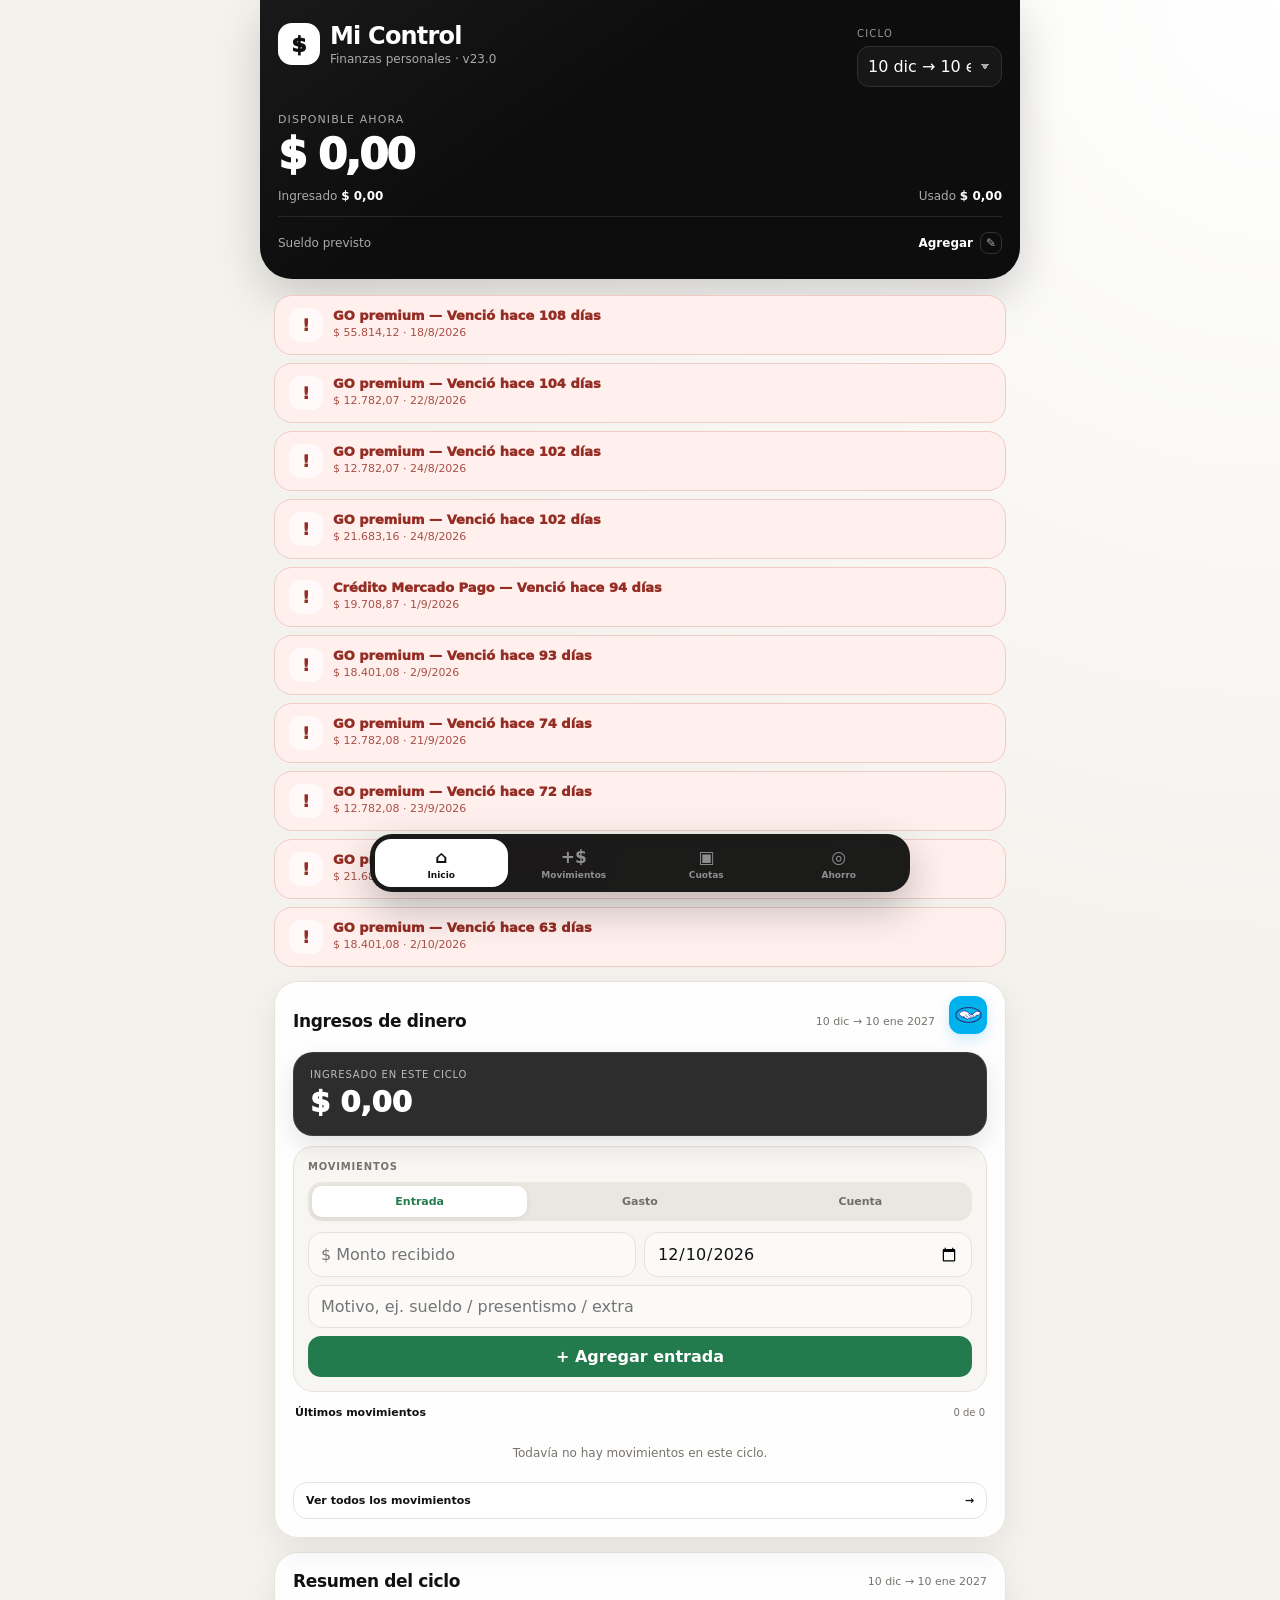
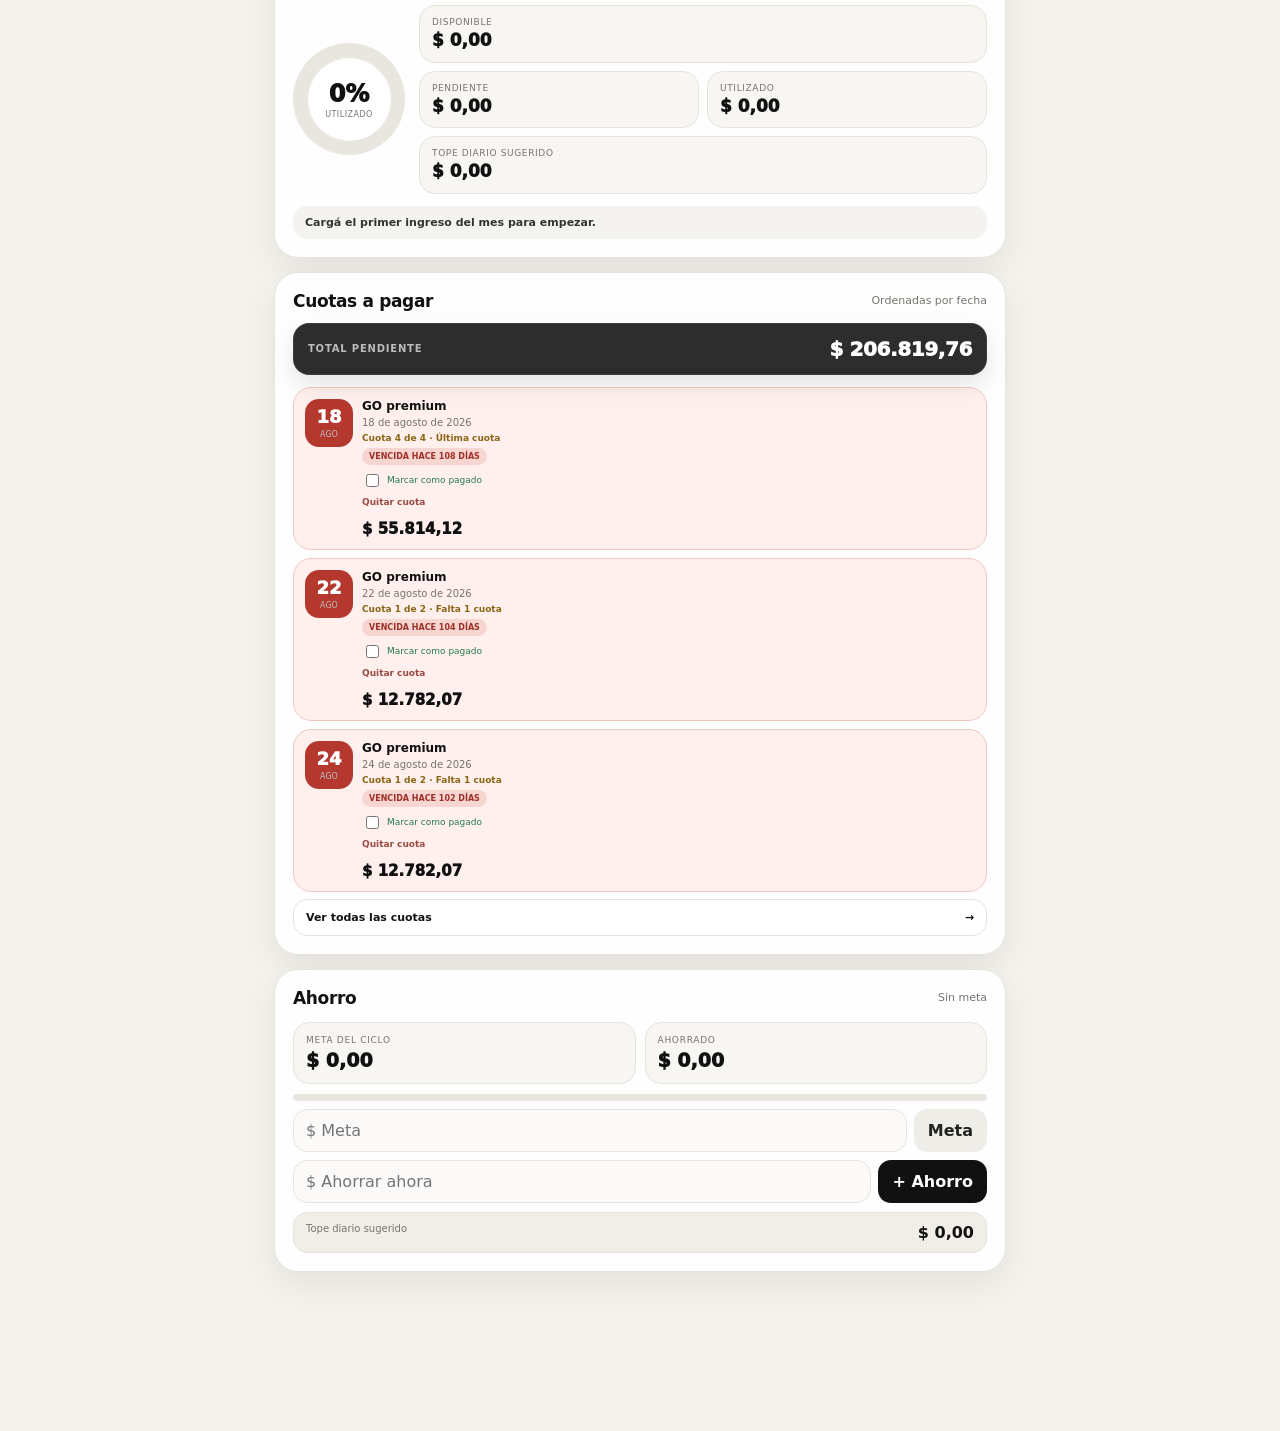
<file: index.html>
<!doctype html>
<html lang="es">
<head>
<meta charset="utf-8">
<meta name="viewport" content="width=device-width,initial-scale=1,viewport-fit=cover">
<meta name="theme-color" content="#0d0d0d">
<title>Mi Control</title>
<link rel="manifest" href="manifest.json">
<link rel="stylesheet" href="base.css?v=234"><link rel="stylesheet" href="enhancements.css?v=234"><link rel="stylesheet" href="mp.css?v=234">
</head>
<body>
<div class="app">
<div id="mainPage" class="pageView">
<div class="previewWarning" id="previewWarning">
  Estás viendo el archivo en modo vista previa. Para que los botones y el guardado entre ciclos funcionen de forma confiable en iPhone, abrí la app desde Safari mediante una dirección web.
</div>

<header class="hero" id="inicio">
 <div class="heroTop">
  <div class="brand"><div class="logo">$</div><div><h1>Mi Control</h1><p>Finanzas personales · v23.0</p></div></div>
  <div class="monthWrap"><label>Ciclo</label><select id="monthPicker"></select></div>
 </div>
 <div class="heroBalance">
  <div class="heroLabel">Disponible ahora</div>
  <div class="heroAmount" id="heroAvailable">$0</div>
  <div class="heroFoot"><span>Ingresado <strong id="heroIncome">$0</strong></span><span>Usado <strong id="heroUsed">$0</strong></span></div>
 </div>
 <div class="heroForecast">
  <div class="heroForecastView">
   <span>Sueldo previsto</span>
   <button id="forecastToggle" type="button"><strong id="forecastLabel">Agregar</strong><span class="editMark">✎</span></button>
  </div>
  <div class="heroForecastEdit" id="forecastEdit">
   <input id="forecastInput" type="number" min="0" step="1000" placeholder="$ Sueldo previsto">
   <button class="btn btnSoft" id="forecastSave" type="button">Guardar</button>
  </div>
 </div>
</header>

<div class="dueAlerts" id="dueAlerts"></div>

<section class="card" id="ingresos">
 <div class="sectionHead"><h2 class="sectionTitle">Ingresos de dinero</h2><span class="sectionHint" id="incomeMonthLabel"></span></div>
 <div class="totalBox"><div class="small">Ingresado en este ciclo</div><div class="big" id="incomeTotal">$0</div></div>

 <div style="height:10px"></div>
 <div class="moveBox" id="cargar">
  <div class="moveTitle">Movimientos</div>
  <div class="moveTabs">
   <button class="moveTab active" data-kind="income" type="button">Entrada</button>
   <button class="moveTab" data-kind="expense" type="button">Gasto</button>
   <button class="moveTab" data-kind="bill" type="button">Cuenta</button>
  </div>

  <div class="moveForm active" data-form="income">
   <div class="moveFields">
    <input id="incomeAmount" type="number" min="0" step="1" placeholder="$ Monto recibido">
    <input id="incomeDate" type="date">
    <input class="wide" id="incomeReason" maxlength="80" placeholder="Motivo, ej. sueldo / presentismo / extra">
    <button class="btn moveSubmitIn wide" id="incomeAdd" type="button">+ Agregar entrada</button>
   </div>
  </div>

  <div class="moveForm" data-form="expense">
   <div class="moveFields">
    <input id="expenseAmount" type="number" min="0" step="1" placeholder="$ Importe">
    <input id="expenseDate" type="date">
    <select id="expenseCategory">
      <option>Mercado Pago</option><option>Supermercado</option><option>Comida</option><option>Transporte</option><option>Salud</option>
      <option>Hijos</option><option>Ropa</option><option>Salidas</option><option>Compras</option><option>Otros</option>
    </select>
    <input id="expenseReason" maxlength="80" placeholder="Motivo, ej. Coto">
    <button class="btn moveSubmitOut wide" id="expenseAdd" type="button">- Agregar gasto</button>
   </div>
  </div>

  <div class="moveForm" data-form="bill">
   <div class="moveFields">
    <input id="billAmount" type="number" min="0" step="1" placeholder="$ Importe">
    <input id="billDue" type="date">
    <select id="billCategory">
      <option>Alquiler</option><option>Luz</option><option>Gas</option><option>Agua</option><option>Internet / celular</option>
      <option>Cuota / deuda</option><option>Tarjeta</option><option>Escuela / hijos</option><option>Seguro</option><option>Otros</option>
    </select>
    <input id="billReason" maxlength="80" placeholder="Motivo / nombre, ej. Edenor">
    <button class="btn moveSubmitBill wide" id="billAdd" type="button">+ Agregar cuenta</button>
   </div>
  </div>
 </div>

 <div class="mpImportBox">
   <button class="mpImportBtn" id="mpImportBtn" type="button" aria-label="Importar Mercado Pago">
     <span class="mpImportLogo" aria-hidden="true">MP</span>
     <span class="mpImportText"><strong>Importar Mercado Pago</strong><small>Seleccionar reporte CSV</small></span>
     <span class="mpImportArrow">›</span>
   </button>
   <input id="mpFileInput" type="file" accept=".csv,text/csv" hidden>
   <div class="mpFileName" id="mpFileName"></div>
 </div>

 <div class="recentHead">
   <strong>Últimos movimientos</strong>
   <span id="recentMovementCount">0 movimientos</span>
 </div>
 <div class="flowList" id="recentMovements"></div>
 <button class="moreMovements" id="viewMoreMovements" type="button">
   <span>Ver todos los movimientos</span><span>→</span>
 </button>
</section>

<section class="card" id="resumen">
 <div class="sectionHead">
  <h2 class="sectionTitle">Resumen del ciclo</h2>
  <span class="sectionHint" id="summaryMonthLabel"></span>
 </div>

 <div class="monthSummary">
  <div class="ring" id="ring">
   <div class="ringInner">
    <div class="ringPct" id="percent">0%</div>
    <div class="ringLabel">utilizado</div>
   </div>
  </div>

  <div class="monthMetrics">
   <div class="monthMetric wide">
    <div class="monthMetricLabel">Disponible</div>
    <div class="monthMetricValue" id="remaining">$0</div>
   </div>
   <div class="monthMetric">
    <div class="monthMetricLabel">Pendiente</div>
    <div class="monthMetricValue" id="pending">$0</div>
   </div>
   <div class="monthMetric">
    <div class="monthMetricLabel">Utilizado</div>
    <div class="monthMetricValue" id="used">$0</div>
   </div>
   <div class="monthMetric wide">
    <div class="monthMetricLabel">Tope diario sugerido</div>
    <div class="monthMetricValue" id="summaryDaily">$0</div>
   </div>
  </div>
 </div>

 <div class="notice" id="status"></div>
</section>

<section class="card" id="cuotas">
 <div class="sectionHead"><h2 class="sectionTitle">Cuotas a pagar</h2><span class="sectionHint">Ordenadas por fecha</span></div>
 <div class="paymentTotalBox">
   <span>Total pendiente</span>
   <strong id="paymentPendingTotal">$0</strong>
 </div>
 <div class="schedule" id="paymentList"></div>
</section>

<section class="card" id="ahorro">
 <div class="sectionHead"><h2 class="sectionTitle">Ahorro</h2><span class="sectionHint" id="savingHint">Sin meta</span></div>
 <div class="savingsGrid">
  <div class="saveMini"><div class="saveLabel">Meta del ciclo</div><div class="saveValue" id="savingTargetLabel">$0</div></div>
  <div class="saveMini"><div class="saveLabel">Ahorrado</div><div class="saveValue" id="savedLabel">$0</div></div>
 </div>
 <div class="saveProgress"><div id="saveProgressBar"></div></div>
 <div class="saveInputs"><input id="savingTargetInput" type="number" min="0" step="1000" placeholder="$ Meta"><button class="btn btnSoft" id="savingTargetSave" type="button">Meta</button></div>
 <div class="saveInputs"><input id="savingAddInput" type="number" min="0" step="1000" placeholder="$ Ahorrar ahora"><button class="btn btnDark" id="savingAdd" type="button">+ Ahorro</button></div>
 <div class="saveDaily"><span>Tope diario sugerido</span><b id="dailyLimit">$0</b></div>
</section>

</div>

</div><!-- /mainPage -->

<nav class="bottomNav">
 <a class="navBtn active" href="#inicio"><span>⌂</span>Inicio</a>
 <a class="navBtn" href="#ingresos"><span>+$</span>Movimientos</a>
 <a class="navBtn" href="#cuotas"><span>▣</span>Cuotas</a>
 <a class="navBtn" href="#ahorro"><span>◎</span>Ahorro</a>
</nav>

<div id="movementsScreen" class="movementsScreen">
  <div class="movementsScreenHeader">
    <div class="movementsScreenTop">
      <button class="backMovements" id="backMovements" type="button">‹</button>
      <div class="movementsScreenTitle">Todos los movimientos</div>
    </div>
    <div class="movementsScreenSub" id="allMovementsMonthLabel"></div>
  </div>

  <section class="card">
    <div class="movementFilters">
      <button class="movementFilter active" type="button" data-movement-filter="all">Todos</button>
      <button class="movementFilter" type="button" data-movement-filter="income">Entradas</button>
      <button class="movementFilter" type="button" data-movement-filter="expense">Gastos</button>
    </div>
    <div class="flowList" id="allMovementsList"></div>
    <div class="pager">
      <button id="movPrev" type="button">‹ Anterior</button>
      <div class="pagerInfo" id="movPageInfo">1 de 1</div>
      <button id="movNext" type="button">Siguiente ›</button>
    </div>
  </section>
</div>

<script src="app1.js?v=234"></script><script src="app2.js?v=234"></script><script src="app3.js?v=234"></script><script src="mp-import.js?v=234"></script><script src="cycle.js?v=234"></script>
</body>
</html>
</file>
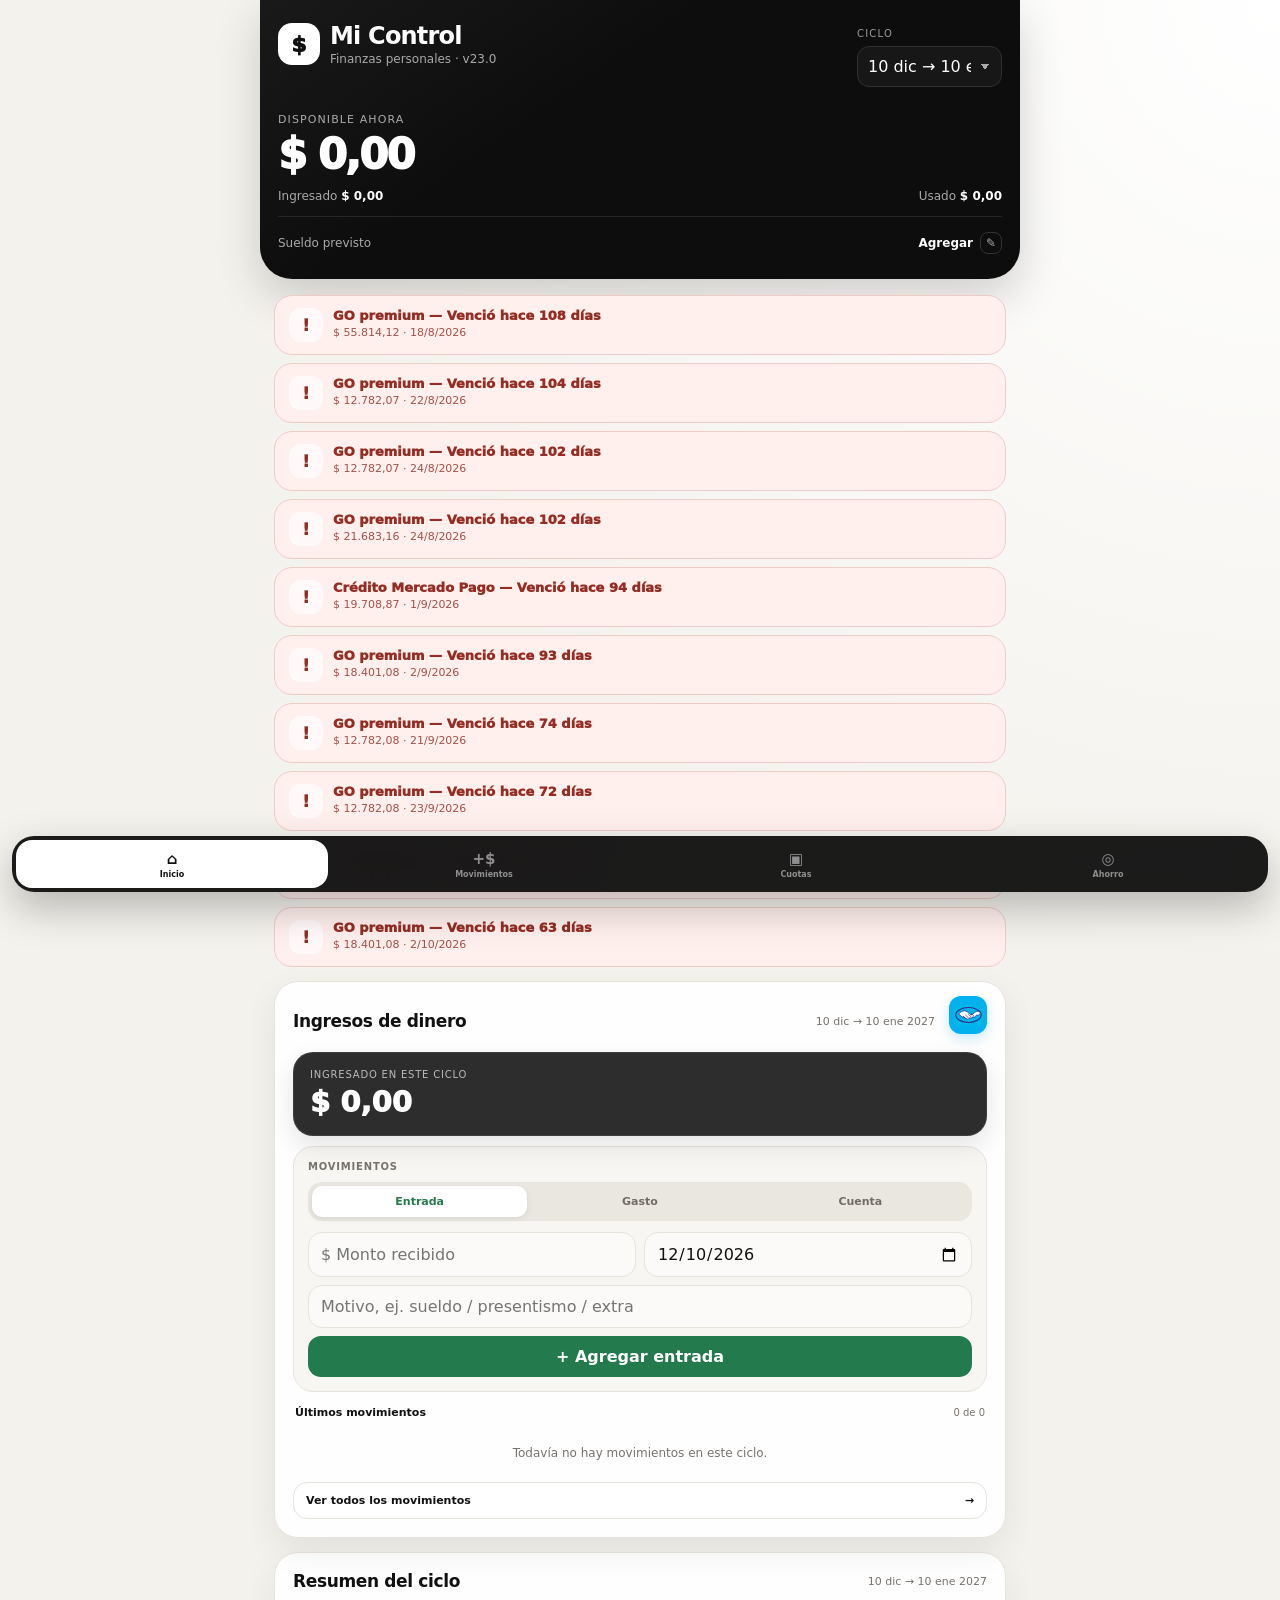
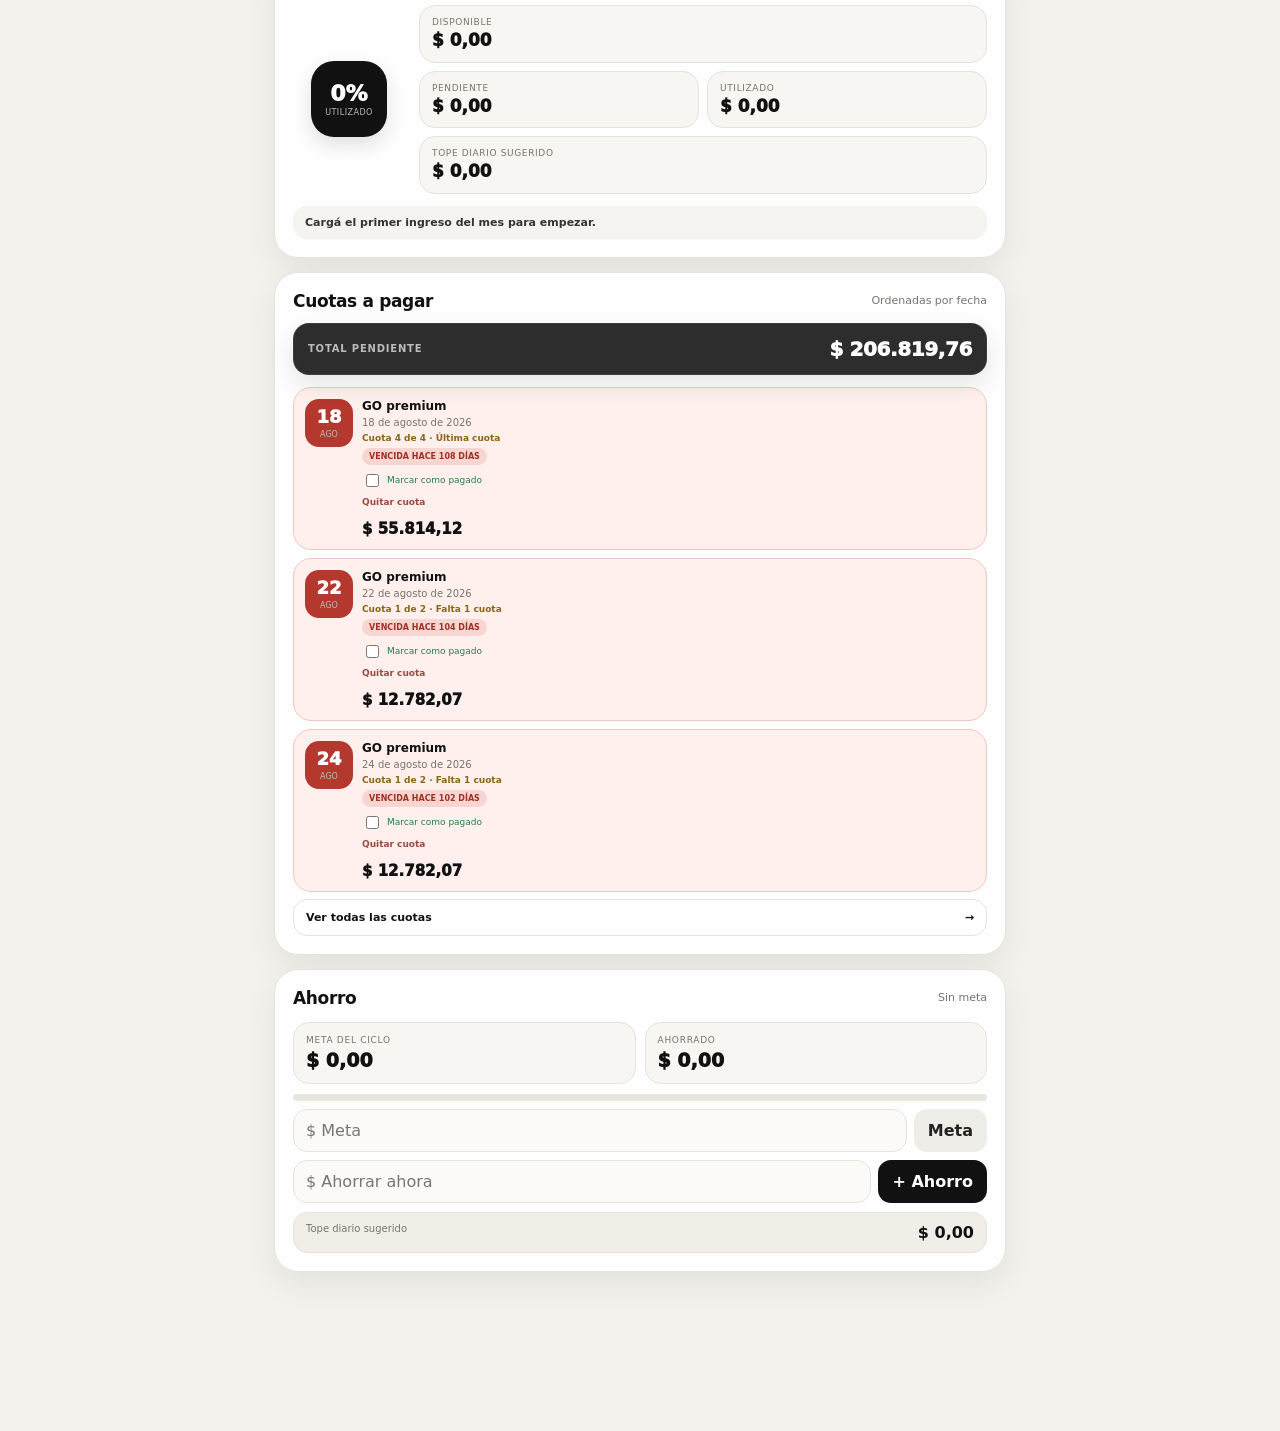
<file: mobile.html>
<!doctype html>
<html lang="es">
<head><meta charset="utf-8"><meta name="viewport" content="width=device-width,initial-scale=1,viewport-fit=cover"><title>Mi Control</title></head>
<body>
<script>
(async()=>{
 const css=`
 .app{padding-bottom:calc(145px + env(safe-area-inset-bottom))!important}
 #resumen .dashboard{display:grid!important;grid-template-columns:76px minmax(0,1fr)!important;gap:14px!important;align-items:center!important}
 #resumen .ring{width:76px!important;height:76px!important;border-radius:23px!important;background:#111!important;color:#fff!important;box-shadow:0 8px 20px rgba(0,0,0,.12)!important}
 #resumen .ring:after{display:none!important}
 #resumen .ringPct{font-size:22px!important;color:#fff!important}
 #resumen .ringLabel{font-size:8px!important;color:#bbb!important}
 #resumen .metrics{display:block!important;min-width:0!important}
 #resumen .metric{display:none!important;padding:0!important;border:0!important;background:transparent!important}
 #resumen .metric:first-child{display:block!important;text-align:right!important}
 #resumen .metric:first-child .metricLabel{font-size:10px!important}
 #resumen .metric:first-child .metricValue{font-size:27px!important;letter-spacing:-.7px!important;overflow-wrap:anywhere!important}
 #resumen.details-open .metric{display:flex!important;justify-content:space-between!important;align-items:center!important;gap:12px!important;padding:9px 0!important;border-bottom:1px solid #e9e5de!important;text-align:left!important}
 #resumen.details-open .metric:first-child{display:block!important;border-bottom:0!important;padding:0 0 10px!important;text-align:right!important}
 #resumen.details-open .metric:last-child{border-bottom:0!important}
 #resumen.details-open .metric:not(:first-child) .metricValue{font-size:14px!important;text-align:right!important}
 #resumen.details-open .metric:not(:first-child) .metricLabel{font-size:10px!important}
 #resumen .summary-toggle{width:100%;margin-top:11px;border:1px solid var(--line);background:#f7f5f1;color:#222;border-radius:14px;padding:10px 12px;font-size:11px;font-weight:900;display:flex;justify-content:space-between;align-items:center}
 #resumen .summary-extra{display:none;margin-top:9px;padding:2px 12px;border:1px solid var(--line);border-radius:16px;background:var(--soft)}
 #resumen.details-open .summary-extra{display:block}
 #resumen .summary-extra-row{display:flex;justify-content:space-between;gap:12px;align-items:center;padding:9px 0}
 #resumen .summary-extra-row span{font-size:10px;color:var(--muted)}
 #resumen .summary-extra-row strong{font-size:14px;text-align:right}
 .bottomNav{bottom:calc(8px + env(safe-area-inset-bottom))!important;height:56px!important;width:calc(100% - 24px)!important;padding:4px!important}
 .navBtn{font-size:8px!important;gap:2px!important}.navBtn span{font-size:15px!important}
 @media(max-width:430px){#resumen .metric:first-child .metricValue{font-size:23px!important}}
 `;
 const post=`
 <script>
 (()=>{
  const setup=()=>{
   const s=document.querySelector('#resumen'); if(!s||s.querySelector('.summary-toggle'))return;
   const btn=document.createElement('button'); btn.type='button';btn.className='summary-toggle';btn.innerHTML='<span>Ver detalle</span><span>⌄</span>';
   const extra=document.createElement('div');extra.className='summary-extra';extra.innerHTML='<div class="summary-extra-row"><span>Tope diario sugerido</span><strong id="summaryDailyMirror">$0</strong></div>';
   const dash=s.querySelector('.dashboard');dash.insertAdjacentElement('afterend',btn);btn.insertAdjacentElement('afterend',extra);
   btn.addEventListener('click',()=>{const open=s.classList.toggle('details-open');btn.firstElementChild.textContent=open?'Ocultar detalle':'Ver detalle';btn.lastElementChild.textContent=open?'⌃':'⌄';});
   const sync=()=>{const d=document.querySelector('#dailyLimit'),m=document.querySelector('#summaryDailyMirror');if(d&&m)m.textContent=d.textContent;};
   sync(); const d=document.querySelector('#dailyLimit');if(d)new MutationObserver(sync).observe(d,{childList:true,subtree:true,characterData:true});
  };
  if(document.readyState==='loading')document.addEventListener('DOMContentLoaded',setup);else setup();
 })();
 <\/script>`;
 const r=await fetch('./index.html',{cache:'no-store'});let h=await r.text();
 h=h.replace('Finanzas personales · v20','Finanzas personales · v21 · móvil');
 h=h.replace('</head>',`<style>${css}</style></head>`).replace('</body>',post+'</body>');
 document.open();document.write(h);document.close();
})().catch(()=>{document.body.innerHTML='<p style="font-family:system-ui;padding:24px">No se pudo abrir Mi Control. Recargá la página.</p>'});
</script>
</body>
</html>
</file>
<file: base.css>
*{box-sizing:border-box}
:root{
 --bg:#f4f2ed;--card:#fff;--ink:#111;--muted:#77736d;--line:#e7e3dc;--soft:#f8f6f2;
 --dark:#0d0d0d;--green:#237a4d;--greenSoft:#edf8f1;--red:#b5382e;--redSoft:#fff0ed;
 --yellow:#a97710;--yellowSoft:#fff7df;--shadow:0 12px 34px rgba(18,18,18,.07)
}
html{scroll-behavior:smooth}
body{
 margin:0;background:radial-gradient(circle at top right,#fff 0,transparent 30%),var(--bg);
 font-family:Inter,system-ui,-apple-system,"Segoe UI",Roboto,Arial,sans-serif;color:var(--ink)
}
button,input,select{font:inherit}
button{cursor:pointer}
.app{max-width:760px;margin:auto;padding:0 14px 105px}
.previewWarning{
 margin:10px 0;padding:12px 14px;border-radius:16px;background:#fff2cf;border:1px solid #ead898;
 font-size:12px;line-height:1.4;color:#6e5700
}
.previewWarning.hide{display:none}
.hero{
 margin:0 -14px 16px;padding:calc(22px + env(safe-area-inset-top)) 18px 22px;
 background:linear-gradient(145deg,rgba(255,255,255,.05),transparent 40%),var(--dark);
 color:white;border-radius:0 0 32px 32px;box-shadow:0 18px 45px rgba(0,0,0,.17)
}
.heroTop{display:flex;justify-content:space-between;gap:12px;align-items:flex-start}
.brand{display:flex;align-items:center;gap:10px;min-width:0}
.logo{width:42px;height:42px;border-radius:14px;background:white;color:#111;display:grid;place-items:center;font-weight:950;font-size:22px}
.brand h1{margin:0;font-size:24px;letter-spacing:-.8px}
.brand p{margin:2px 0 0;color:#aaa;font-size:12px}
.monthWrap{width:145px;flex:0 0 145px}
.monthWrap label{font-size:10px;color:#999;text-transform:uppercase;letter-spacing:.12em}
.monthWrap select{
 margin-top:5px;width:100%;border:1px solid #303030;background:#171717;color:white;border-radius:12px;
 padding:10px 30px 10px 10px;outline:none;appearance:none;-webkit-appearance:none;
 background-image:linear-gradient(45deg,transparent 50%,#aaa 50%),linear-gradient(135deg,#aaa 50%,transparent 50%);
 background-position:calc(100% - 16px) 50%,calc(100% - 11px) 50%;background-size:5px 5px;background-repeat:no-repeat
}
.heroBalance{margin-top:26px}
.heroLabel{font-size:11px;color:#aaa;text-transform:uppercase;letter-spacing:.1em}
.heroAmount{font-size:42px;font-weight:950;letter-spacing:-2px;margin-top:4px}
.heroFoot{display:flex;justify-content:space-between;gap:10px;margin-top:10px;font-size:12px;color:#aaa}
.heroFoot strong{color:white}
.heroForecast{margin-top:13px;padding-top:12px;border-top:1px solid #262626}
.heroForecastView{display:flex;justify-content:space-between;align-items:center;gap:12px;font-size:12px;color:#aaa}
.heroForecastView button{border:0;background:transparent;color:white;font-weight:900;padding:3px 0;display:flex;align-items:center;gap:7px}
.editMark{width:22px;height:22px;border:1px solid #333;border-radius:8px;display:grid;place-items:center;color:#aaa}
.heroForecastEdit{display:none;grid-template-columns:1fr auto;gap:7px;margin-top:8px}
.heroForecastEdit.open{display:grid}
.heroForecastEdit input{background:#171717;border:1px solid #303030;color:white;padding:9px 10px;border-radius:11px}
.card{
 background:rgba(255,255,255,.96);border:1px solid var(--line);border-radius:24px;padding:18px;
 margin-bottom:14px;box-shadow:var(--shadow)
}
.sectionHead{display:flex;justify-content:space-between;align-items:center;gap:10px;margin-bottom:14px}
.sectionTitle{font-size:17px;font-weight:900;letter-spacing:-.35px;margin:0}
.sectionHint{font-size:11px;color:var(--muted)}
input,select{
 width:100%;border:1px solid var(--line);background:#fbfaf8;color:#111;border-radius:14px;padding:11px 12px;outline:none
}
input:focus,select:focus{border-color:#aaa39a;background:white;box-shadow:0 0 0 4px rgba(0,0,0,.035)}
.btn{border:0;border-radius:13px;padding:11px 14px;font-weight:850}
.btnDark{background:#111;color:white}.btnSoft{background:#efede8;color:#222}
.moveBox{padding:14px;border-radius:20px;background:#f8f6f2;border:1px solid var(--line)}
.moveTitle{font-size:10px;font-weight:900;text-transform:uppercase;letter-spacing:.08em;color:var(--muted);margin-bottom:10px}
.moveTabs{display:grid;grid-template-columns:repeat(3,1fr);gap:5px;background:#eae7e1;padding:4px;border-radius:14px;margin-bottom:11px}
.moveTab{border:0;background:transparent;color:#716c65;border-radius:10px;padding:9px 6px;font-size:11px;font-weight:900}
.moveTab.active{background:#fff;box-shadow:0 2px 7px rgba(0,0,0,.07)}
.moveTab[data-kind="income"].active{color:var(--green)}
.moveTab[data-kind="expense"].active{color:var(--red)}
.moveTab[data-kind="bill"].active{color:var(--yellow)}
.moveForm{display:none}.moveForm.active{display:block}
.moveFields{display:grid;grid-template-columns:1fr 1fr;gap:8px}
.moveFields .wide{grid-column:1/-1}
.moveSubmitIn{background:var(--green);color:white}.moveSubmitOut{background:var(--red);color:white}.moveSubmitBill{background:#9a7119;color:white}
.totalBox{padding:16px;border-radius:20px;background:#111;border:1px solid #111}
.totalBox .small{font-size:10px;color:#aaa;text-transform:uppercase;letter-spacing:.08em}
.totalBox .big{font-size:29px;font-weight:950;color:#fff;margin-top:5px}
.flowList{margin-top:12px}
.flowRow{display:grid;grid-template-columns:40px 1fr auto;gap:10px;align-items:center;padding:12px 13px;margin-bottom:8px;border-radius:16px}
.flowRow.in{background:var(--greenSoft);border:1px solid #d2e9da}
.flowRow.out{background:var(--redSoft);border:1px solid #efd4cf}
.flowIcon{width:40px;height:40px;border-radius:13px;display:grid;place-items:center;font-size:19px;font-weight:950}
.in .flowIcon{background:#def1e5;color:#1d6c46}.out .flowIcon{background:#f8dfdb;color:#a63128}
.flowTitle{font-size:13px;font-weight:900}.flowMeta{font-size:10px;color:var(--muted);margin-top:3px}
.flowAmount{font-size:14px;font-weight:950;text-align:right;white-space:nowrap}
.in .flowAmount{color:var(--green)}.out .flowAmount{color:var(--red)}
.deleteBtn{display:block;margin:4px 0 0 auto;border:0;background:transparent;color:#948f88;font-size:9px;padding:0}
.dashboard{display:grid;grid-template-columns:120px 1fr;gap:13px;align-items:center}
.ring{width:112px;height:112px;border-radius:50%;display:grid;place-items:center;position:relative;background:conic-gradient(#111 0deg,#e9e6df 0deg)}
.ring:after{content:"";position:absolute;width:85px;height:85px;border-radius:50%;background:white;box-shadow:inset 0 0 0 1px var(--line)}
.ringInner{position:relative;z-index:2;text-align:center}.ringPct{font-size:24px;font-weight:950}.ringLabel{font-size:9px;color:var(--muted);text-transform:uppercase}
.metrics{display:grid;grid-template-columns:1fr 1fr;gap:8px}
.metric{padding:12px;border-radius:16px;background:var(--soft);border:1px solid var(--line)}
.metric.wide{grid-column:1/-1}.metricLabel{font-size:9px;color:var(--muted);text-transform:uppercase;letter-spacing:.07em}
.metricValue{font-size:18px;font-weight:950;margin-top:4px}
.notice{margin-top:12px;padding:10px 12px;border-radius:14px;font-size:11px;font-weight:800}
.dueAlerts{display:none;margin-bottom:14px}
.dueAlert{display:flex;gap:10px;padding:12px 14px;border-radius:18px;border:1px solid;margin-bottom:8px}
.dueAlert.warn{background:var(--yellowSoft);border-color:#ead89e;color:#6e5700}
.dueAlert.late{background:var(--redSoft);border-color:#efcbc5;color:#942d24}
.dueIcon{width:34px;height:34px;border-radius:12px;background:rgba(255,255,255,.7);display:grid;place-items:center;font-weight:950;flex:0 0 auto}
.dueTitle{font-size:13px;font-weight:950}.dueMeta{font-size:11px;margin-top:3px;opacity:.82}
.schedule{display:flex;flex-direction:column;gap:8px}
.payCard{display:grid;grid-template-columns:48px minmax(0,1fr);gap:9px;padding:11px;border:1px solid var(--line);border-radius:18px;background:var(--soft);align-items:start}
.dateBox{width:48px;height:48px;border-radius:14px;background:#111;color:white;display:flex;flex-direction:column;align-items:center;justify-content:center}
.dateDay{font-size:18px;font-weight:950}.dateMon{font-size:8px;color:#bbb;margin-top:3px}
.payTitle{font-size:12px;font-weight:900;line-height:1.25}.payMeta{font-size:10px;color:var(--muted);margin-top:3px}
.paySub{font-size:9px;color:#8a6514;font-weight:800;margin-top:5px}.payAmount{grid-column:2;font-size:15px;font-weight:950;margin-top:2px}
.payCheck{display:flex;align-items:center;gap:5px;font-size:9px;color:var(--green);margin-top:6px}.payCheck input{width:auto}
.payCard.dueSoon{background:#fff8e7;border-color:#ead99d}.payCard.dueSoon .dateBox{background:#ad831c}
.payCard.overdue{background:var(--redSoft);border-color:#efc7c1}.payCard.overdue .dateBox{background:var(--red)}
.payCard.paid{opacity:.65;background:#f3f3f0}.payCard.paid .dateBox{background:#777}
.chip{display:inline-block;margin-top:5px;padding:4px 7px;border-radius:999px;font-size:8px;font-weight:900;text-transform:uppercase}
.chip.warn{background:#f5e5aa;color:#725900}.chip.late{background:#f7d6d1;color:#9e3027}.chip.paid{background:#e0eee5;color:#286a49}
.savingsGrid{display:grid;grid-template-columns:1fr 1fr;gap:9px}
.saveMini{padding:12px;border-radius:16px;background:var(--soft);border:1px solid var(--line)}
.saveLabel{font-size:9px;color:var(--muted);text-transform:uppercase;letter-spacing:.08em}.saveValue{font-size:19px;font-weight:950;margin-top:4px}
.saveProgress{height:7px;background:#e9e6df;border-radius:999px;overflow:hidden;margin:10px 0 8px}.saveProgress div{height:100%;background:#111;width:0}
.saveInputs{display:grid;grid-template-columns:1fr auto;gap:7px;margin-top:8px}.saveDaily{display:flex;justify-content:space-between;gap:10px;padding:10px 12px;border-radius:14px;background:#f1eee8;border:1px solid var(--line);margin-top:9px}
.saveDaily span{font-size:10px;color:var(--muted)}.saveDaily b{font-size:16px}
.empty{text-align:center;color:var(--muted);font-size:12px;padding:15px 0}
.bottomNav{
 position:fixed;left:50%;bottom:12px;transform:translateX(-50%);width:min(540px,calc(100% - 28px));height:62px;
 background:rgba(13,13,13,.94);backdrop-filter:blur(14px);border-radius:22px;display:grid;grid-template-columns:repeat(5,1fr);
 padding:5px;box-shadow:0 16px 40px rgba(0,0,0,.25);z-index:20
}
.navBtn{border:0;background:transparent;color:#8f8f8f;border-radius:16px;font-size:9px;font-weight:750;display:flex;flex-direction:column;justify-content:center;align-items:center;gap:3px;text-decoration:none}
.navBtn span{font-size:17px}.navBtn.active{background:white;color:#111}
@media(max-width:430px){
 .brand h1{font-size:21px}.brand p{font-size:11px}.logo{width:39px;height:39px}.monthWrap{width:126px;flex-basis:126px}
 .monthWrap select{font-size:12px}.heroAmount{font-size:35px}.dashboard{grid-template-columns:110px 1fr}.ring{width:104px;height:104px}.ring:after{width:79px;height:79px}
 .metricValue{font-size:16px}.moveTab{font-size:10px}.sectionTitle{font-size:16px}
}

/* v21 · Resumen compacto opción D */
.app{padding-bottom:calc(145px + env(safe-area-inset-bottom))}
.summaryCompact{
  display:flex;align-items:center;justify-content:space-between;gap:14px;
  padding:14px 0 10px
}
.summaryPct{
  min-width:76px;height:76px;border-radius:23px;background:#111;color:#fff;
  display:flex;flex-direction:column;align-items:center;justify-content:center;
  box-shadow:0 8px 20px rgba(0,0,0,.12)
}
.summaryPct strong{font-size:23px;line-height:1;font-weight:950}
.summaryPct span{font-size:8px;text-transform:uppercase;letter-spacing:.08em;color:#bbb;margin-top:5px}
.summaryMain{flex:1;min-width:0;text-align:right}
.summaryMainLabel{font-size:10px;text-transform:uppercase;letter-spacing:.08em;color:var(--muted)}
.summaryMainValue{font-size:27px;font-weight:950;letter-spacing:-.7px;margin-top:4px;overflow-wrap:anywhere}
.summaryToggle{
  width:100%;border:1px solid var(--line);background:#f7f5f1;color:#222;
  border-radius:14px;padding:10px 12px;font-size:11px;font-weight:900;
  display:flex;align-items:center;justify-content:space-between
}
.summaryToggleArrow{transition:transform .2s ease}
.summaryToggle.open .summaryToggleArrow{transform:rotate(180deg)}
.summaryDetails{
  display:none;margin-top:9px;padding:11px 12px;border:1px solid var(--line);
  border-radius:16px;background:var(--soft)
}
.summaryDetails.open{display:block}
.summaryDetailRow{
  display:flex;justify-content:space-between;align-items:center;gap:12px;
  padding:9px 0;border-bottom:1px solid #e9e5de
}
.summaryDetailRow:last-child{border-bottom:0}
.summaryDetailRow span{font-size:10px;color:var(--muted)}
.summaryDetailRow strong{font-size:14px;text-align:right;overflow-wrap:anywhere}
.bottomNav{
  bottom:calc(8px + env(safe-area-inset-bottom));
  height:58px;
}
@media(max-width:430px){
  .summaryPct{min-width:68px;height:68px;border-radius:20px}
  .summaryPct strong{font-size:20px}
  .summaryMainValue{font-size:23px}
  .bottomNav{width:calc(100% - 24px);height:56px;padding:4px}
  .navBtn{font-size:8px;gap:2px}
  .navBtn span{font-size:15px}
}
</file>
<file: enhancements.css>
/* v22 · iPhone + movimientos */
.moveFields>*{min-width:0}
input[type="date"]{
  min-width:0!important;
  max-width:100%!important;
  width:100%!important;
  box-sizing:border-box!important;
  -webkit-appearance:none;
  appearance:none;
}
.recentHead{
  display:flex;justify-content:space-between;align-items:center;gap:10px;
  margin:14px 2px 7px
}
.recentHead strong{font-size:11px}
.recentHead span{font-size:10px;color:var(--muted)}
.moreMovements{
  width:100%;margin-top:7px;border:1px solid var(--line);background:#fff;color:#111;
  border-radius:14px;padding:11px 12px;font-size:11px;font-weight:900;
  display:flex;justify-content:space-between;align-items:center;text-decoration:none
}
.movementFilters{
  display:grid;grid-template-columns:repeat(3,1fr);gap:6px;
  background:#ece9e3;padding:4px;border-radius:14px;margin-bottom:12px
}
.movementFilter{
  border:0;background:transparent;border-radius:10px;padding:9px 7px;
  font-size:10px;font-weight:900;color:#756f68
}
.movementFilter.active{background:#fff;color:#111;box-shadow:0 2px 7px rgba(0,0,0,.07)}
.pager{
  display:grid;grid-template-columns:1fr auto 1fr;align-items:center;gap:8px;margin-top:12px
}
.pager button{
  border:1px solid var(--line);background:#fff;border-radius:12px;padding:9px 10px;
  font-size:10px;font-weight:900;color:#222
}
.pager button:last-child{justify-self:end}
.pager button:disabled{opacity:.35}
.pagerInfo{font-size:11px;font-weight:900;text-align:center;color:#555}
.paymentExpense .flowMeta:after{content:" · Cuota pagada";font-weight:800;color:var(--green)}
.navBtn.active{background:white;color:#111}
.app{padding-bottom:calc(145px + env(safe-area-inset-bottom))}
.bottomNav{bottom:calc(8px + env(safe-area-inset-bottom));height:58px}
@media(max-width:430px){
  .moveFields{grid-template-columns:minmax(0,1fr) minmax(0,1fr)}
  .moveFields input,.moveFields select,.moveFields button{min-width:0}
  .moveFields input[type="date"]{font-size:14px;padding-left:8px;padding-right:5px}
  .flowRow{grid-template-columns:36px minmax(0,1fr) auto;gap:8px;padding:11px 10px}
  .flowIcon{width:36px;height:36px;border-radius:11px}
  .flowAmount{font-size:13px}
  .bottomNav{width:calc(100% - 24px);height:56px;padding:4px}
  .navBtn{font-size:8px;gap:2px}
  .navBtn span{font-size:15px}
}
@media(max-width:360px){
  .moveFields{grid-template-columns:1fr}
  .moveFields .wide{grid-column:1}
}
.removePaymentBtn{
  margin-top:6px;border:0;background:transparent;color:#9b4a43;
  font-size:9px;font-weight:850;padding:0;text-align:left
}
.removePaymentBtn:active{opacity:.55}
/* v22.2 · Resumen mensual formal con círculo */
.monthSummary{
  display:grid;
  grid-template-columns:112px minmax(0,1fr);
  gap:14px;
  align-items:center;
}
.monthSummary .ring{
  width:112px;height:112px;border-radius:50%;
  display:grid;place-items:center;position:relative;
  background:conic-gradient(#111 0deg,#e9e6df 0deg);
  margin:0 auto;
}
.monthSummary .ring:after{
  content:"";position:absolute;width:85px;height:85px;border-radius:50%;
  background:white;box-shadow:inset 0 0 0 1px var(--line)
}
.monthSummary .ringInner{position:relative;z-index:2;text-align:center}
.monthSummary .ringPct{font-size:24px;font-weight:950}
.monthSummary .ringLabel{font-size:8px;color:var(--muted);text-transform:uppercase;letter-spacing:.06em;margin-top:2px}
.monthMetrics{
  display:grid;
  grid-template-columns:1fr 1fr;
  gap:8px;
  min-width:0;
}
.monthMetric{
  min-width:0;
  padding:11px 12px;
  border-radius:16px;
  background:var(--soft);
  border:1px solid var(--line);
}
.monthMetric.wide{grid-column:1/-1}
.monthMetricLabel{
  font-size:9px;color:var(--muted);
  text-transform:uppercase;letter-spacing:.07em
}
.monthMetricValue{
  font-size:17px;font-weight:950;margin-top:4px;
  line-height:1.15;overflow-wrap:anywhere
}
@media(max-width:430px){
  .monthSummary{
    grid-template-columns:98px minmax(0,1fr);
    gap:10px;
  }
  .monthSummary .ring{width:96px;height:96px}
  .monthSummary .ring:after{width:73px;height:73px}
  .monthSummary .ringPct{font-size:20px}
  .monthMetrics{grid-template-columns:1fr}
  .monthMetric,.monthMetric.wide{grid-column:auto}
  .monthMetric{padding:9px 10px}
  .monthMetricValue{font-size:15px}
}
@media(max-width:350px){
  .monthSummary{grid-template-columns:1fr}
  .monthSummary .ring{margin-bottom:2px}
}
/* v22.3 · navegación y pantalla separada de movimientos */
.bottomNav{grid-template-columns:repeat(4,1fr)!important}
.pageView{display:block}
.pageView.hidden{display:none!important}
.movementsScreen{
  display:none;
  min-height:100vh;
  padding-bottom:calc(90px + env(safe-area-inset-bottom));
}
.movementsScreen.open{display:block}
.movementsScreenHeader{
  position:sticky;
  top:0;
  z-index:15;
  margin:0 -14px 14px;
  padding:calc(14px + env(safe-area-inset-top)) 16px 14px;
  background:rgba(244,242,237,.96);
  backdrop-filter:blur(14px);
  -webkit-backdrop-filter:blur(14px);
  border-bottom:1px solid var(--line);
}
.movementsScreenTop{display:flex;align-items:center;gap:10px}
.backMovements{
  width:38px;height:38px;border:1px solid var(--line);
  background:#fff;color:#111;border-radius:13px;
  font-size:20px;font-weight:900;display:grid;place-items:center;
}
.movementsScreenTitle{font-size:19px;font-weight:950;letter-spacing:-.4px}
.movementsScreenSub{margin:3px 0 0 48px;font-size:10px;color:var(--muted)}
.paymentTotalBox{display:flex;align-items:center;justify-content:space-between;gap:12px;padding:13px 14px;margin:-2px 0 12px;border-radius:16px;background:#111;color:#fff}
.paymentTotalBox span{font-size:10px;text-transform:uppercase;letter-spacing:.08em;color:#aaa;font-weight:800}
.paymentTotalBox strong{font-size:20px;font-weight:950;letter-spacing:-.4px;text-align:right}
/* Mercado Pago compacto */
.mpImportBox{margin:10px 0 2px;display:flex;justify-content:flex-end}
.mpImportBtn{
  width:42px;height:42px;padding:0;border:0;background:#009ee3;border-radius:13px;
  display:grid;place-items:center;overflow:hidden;box-shadow:0 5px 14px rgba(0,158,227,.18)
}
.mpImportLogo{
  width:34px;height:34px;border:0;border-radius:0;background:transparent;color:transparent;
  font-size:0;display:block;background-image:url('./mercadopago-logo.svg');background-repeat:no-repeat;
  background-position:center;background-size:contain
}
.mpImportText,.mpImportArrow,.mpFileName{display:none!important}
.mpImportBtn:active{transform:scale(.96)}
</file>
<file: mp.css>
/* Mercado Pago · botón compacto */
#ingresos{position:relative}
#ingresos .sectionHead{
  padding-right:52px;
  min-height:42px;
  margin-bottom:10px;
  align-items:center;
}
.mpImportBox{
  position:absolute;
  top:14px;
  right:18px;
  margin:0;
  z-index:5;
}
.mpImportBtn{
  width:38px!important;
  height:38px!important;
  min-width:38px!important;
  padding:0!important;
  border:0!important;
  border-radius:12px!important;
  background:#00b0ef!important;
  display:grid!important;
  grid-template-columns:1fr!important;
  place-items:center!important;
  box-shadow:0 5px 14px rgba(0,158,227,.22);
  overflow:hidden;
}
.mpImportLogo{
  width:31px!important;
  height:23px!important;
  display:block!important;
  border-radius:0!important;
  background-color:transparent!important;
  background-image:url("data:image/svg+xml,%3Csvg xmlns='http://www.w3.org/2000/svg' viewBox='0 0 120 84'%3E%3Crect width='120' height='84' rx='8' fill='%2300b5e8'/%3E%3Cellipse cx='60' cy='42' rx='49' ry='29' fill='%2300b5e8' stroke='%232d2a8e' stroke-width='4'/%3E%3Cpath d='M22 38c7-8 15-12 22-12 8 0 13 4 17 8l5 5c3 3 7 3 10 0l8-7c5-4 10-5 15-4l9 5-9 10-8 0-9 8-6-2-6 6-6-2-6 6-8-3-7-7-8 1-13-12z' fill='white' stroke='%232d2a8e' stroke-width='3' stroke-linejoin='round'/%3E%3Cpath d='M40 48l8 7m1-12 10 9m1-12 10 9m1-12 9 8' fill='none' stroke='%232d2a8e' stroke-width='2.6' stroke-linecap='round'/%3E%3C/svg%3E")!important;
  background-position:center!important;
  background-size:contain!important;
  background-repeat:no-repeat!important;
  color:transparent!important;
  font-size:0!important;
  overflow:hidden;
}
.mpImportText,.mpImportArrow{display:none!important}
.mpFileName{display:none!important}
.mpImportBtn:active{transform:scale(.96)}

/* Totales · negro translúcido */
#ingresos .totalBox,
#cuotas .paymentTotalBox{
  background:rgba(17,17,17,.88)!important;
  border:1px solid rgba(255,255,255,.08)!important;
  color:#fff!important;
  box-shadow:0 10px 24px rgba(0,0,0,.10)!important;
  backdrop-filter:blur(8px);
  -webkit-backdrop-filter:blur(8px);
}
#ingresos .totalBox{margin-top:2px}
#ingresos .totalBox .small,
#cuotas .paymentTotalBox span{color:rgba(255,255,255,.68)!important}
#ingresos .totalBox .big,
#cuotas .paymentTotalBox strong{color:#fff!important}

@media(max-width:430px){
  #ingresos .sectionHead{
    padding-right:46px;
    min-height:40px;
    margin-bottom:10px;
  }
  .mpImportBox{top:13px;right:16px}
  .mpImportBtn{width:36px!important;height:36px!important;min-width:36px!important;border-radius:11px!important}
  .mpImportLogo{width:29px!important;height:21px!important}
}
</file>
